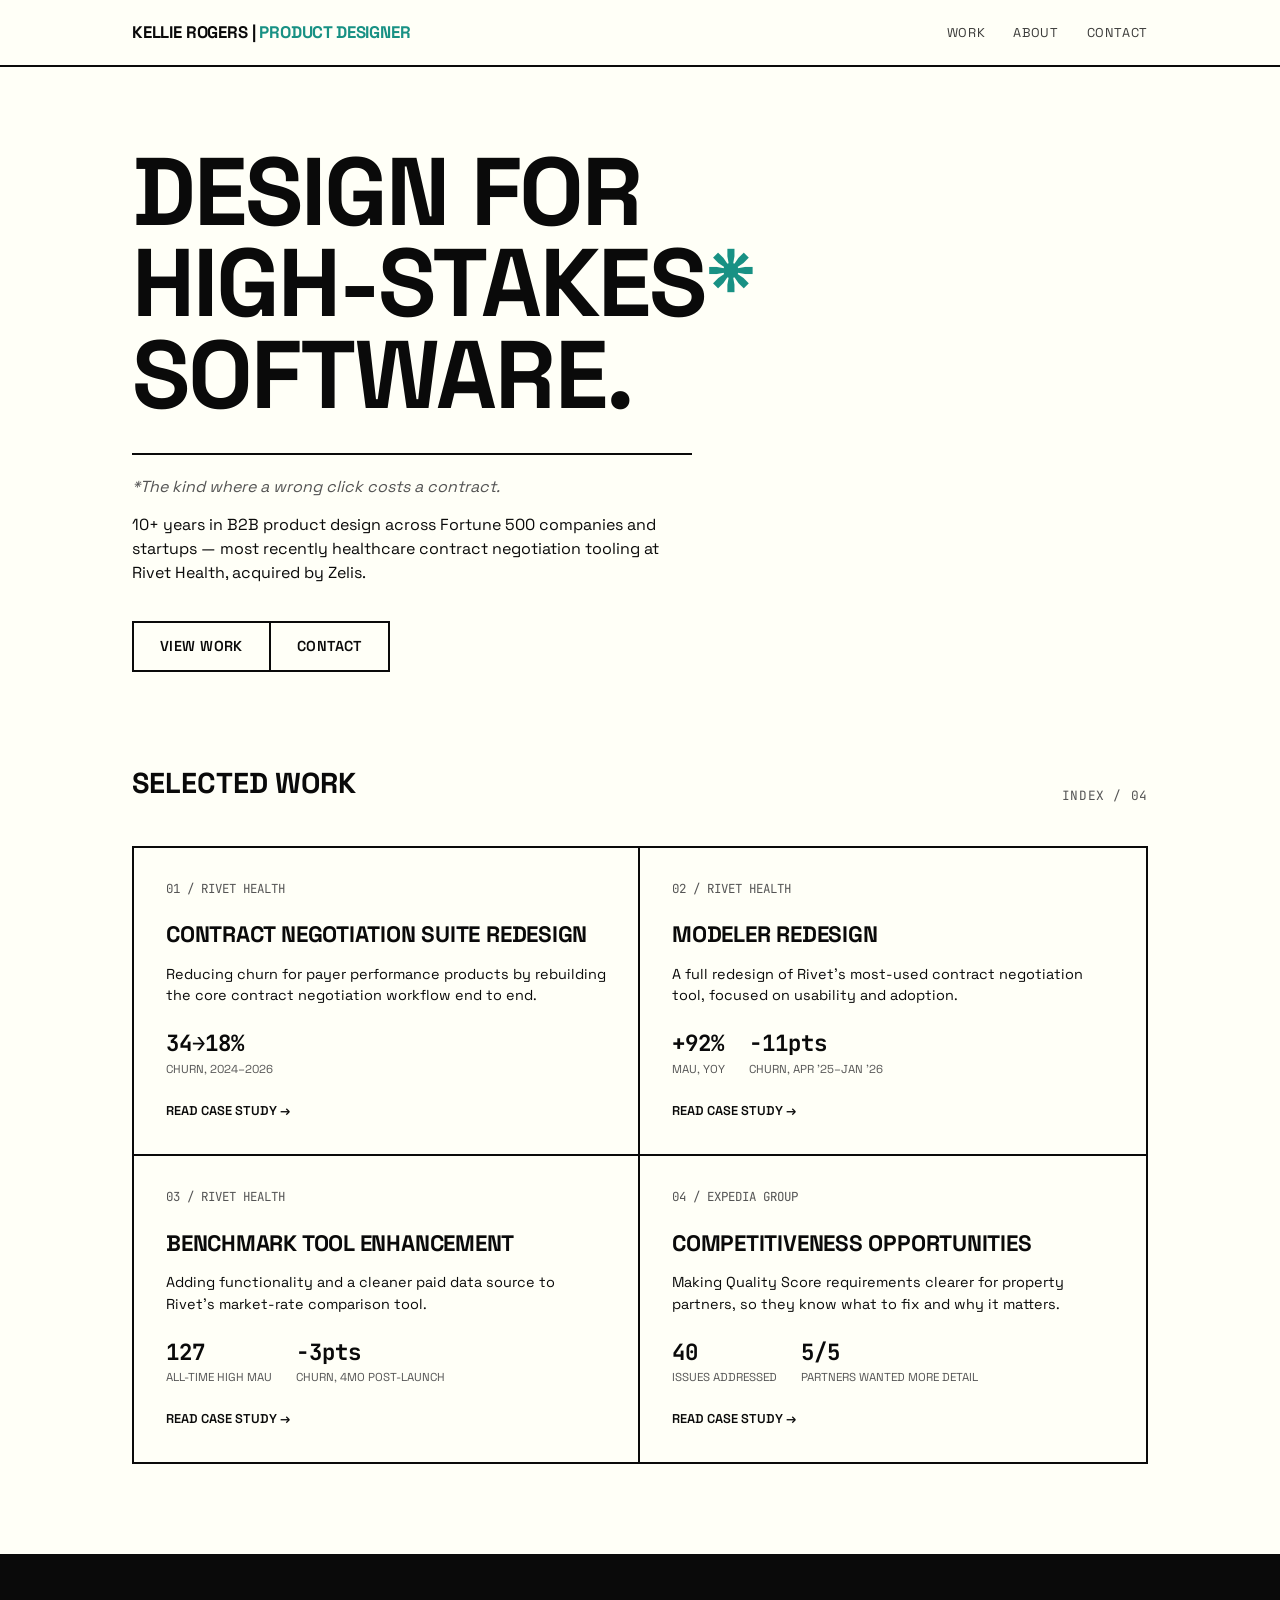
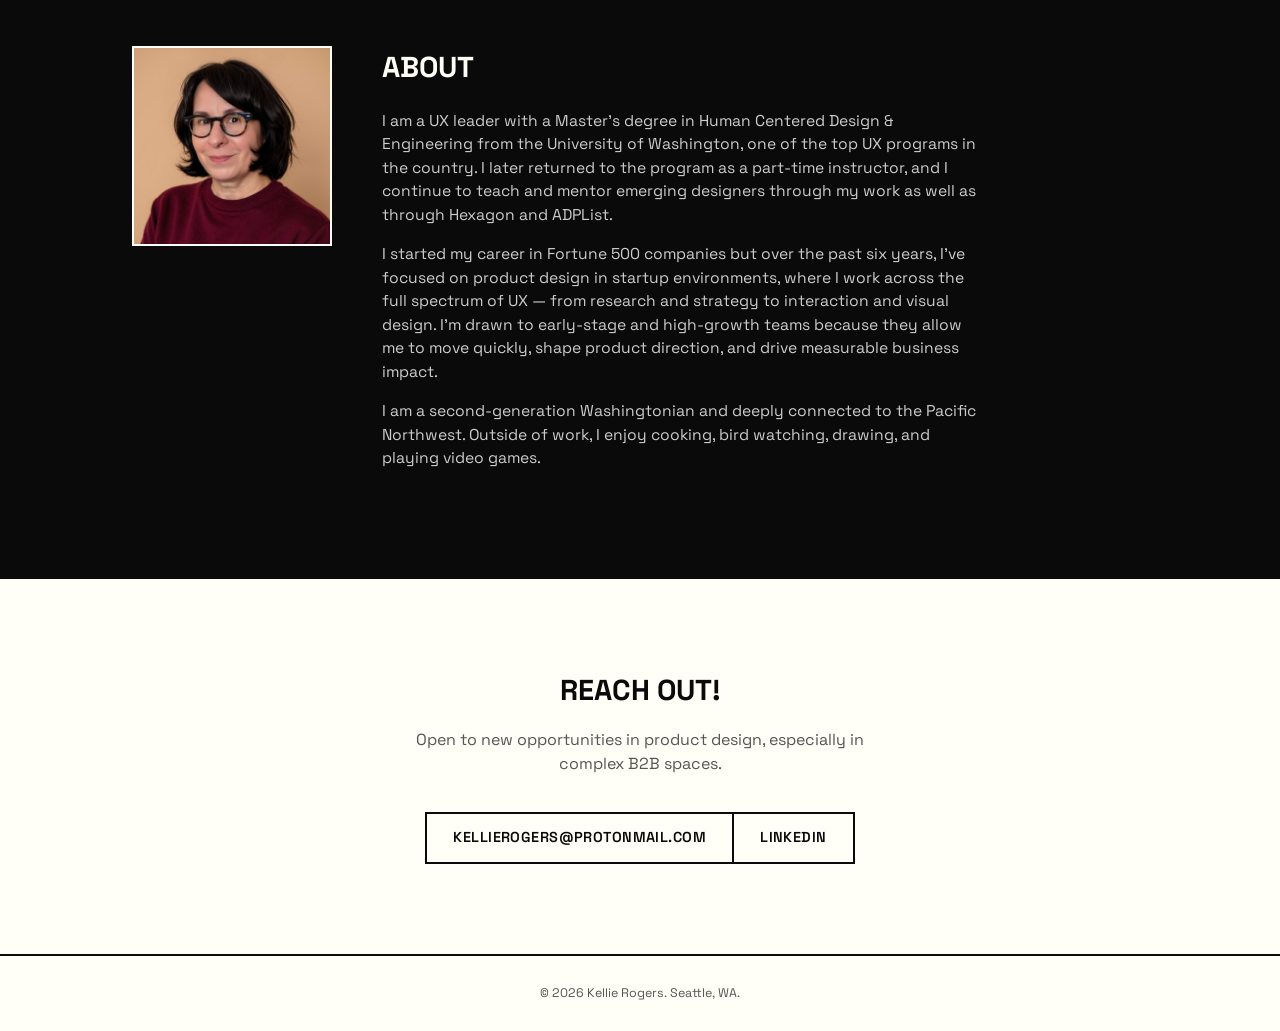
<file: index.html>
<!DOCTYPE html>
<html lang="en">
<head>
<meta charset="UTF-8">
<meta name="viewport" content="width=device-width, initial-scale=1.0">
<title>Kellie Rogers — Product Designer</title>
<link rel="icon" href="/favicon.ico" sizes="any">
<link rel="apple-touch-icon" sizes="180x180" href="/favicon/apple-touch-icon.png">
<link rel="preconnect" href="https://fonts.googleapis.com">
<link rel="preconnect" href="https://fonts.gstatic.com" crossorigin>
<link href="https://fonts.googleapis.com/css2?family=Space+Grotesk:wght@400;500;600;700&family=JetBrains+Mono:wght@400;500;600&display=swap" rel="stylesheet">
<link rel="stylesheet" href="/styles.css">
</head>
<body>
<header class="site">
  <nav class="site-nav">
        <a href="/" class="mark">Kellie Rogers | <span>Product Designer</span></a>
    <div class="links">
      <a href="#work">Work</a>
      <a href="#about-section">About</a>
      <a href="#contact-section">Contact</a>
    </div>
  </nav>
</header>

<main>
  <section class="hero">
    <div class="wrap">
      <div class="huge-type">Design for<br>high-stakes<em>*</em><br>software.</div>
      <div class="sub-line">
        <p style="font-style:italic;color:var(--muted);margin-bottom:14px;">*The kind where a wrong click costs a contract.</p>
        <p style="margin:0;">10+ years in B2B product design across Fortune 500 companies and startups — most recently healthcare contract negotiation tooling at Rivet Health, acquired by Zelis.</p>
      </div>
      <div class="cta-row">
        <a href="#work" class="btn primary">View work</a>
        <a href="#contact-section" class="btn ghost">Contact</a>
      </div>
    </div>
  </section>

  <section class="work" id="work">
    <div class="wrap">
      <div class="section-head">
        <h2>Selected work</h2>
        <div class="mono">Index / 04</div>
      </div>
      <div class="case-grid">

        <a href="/work/#study-negotiation" class="case-card">
          <span class="num mono">01 / RIVET HEALTH</span>
          <h3>Contract Negotiation Suite Redesign</h3>
          <p>Reducing churn for payer performance products by rebuilding the core contract negotiation workflow end to end.</p>
          <div class="metrics">
            <div class="metric"><div class="num2">34→18%</div><div class="label">Churn, 2024–2026</div></div>
          </div>
          <span class="read-more">Read case study →</span>
        </a>

        <a href="/work/#study-modeler" class="case-card">
          <span class="num mono">02 / RIVET HEALTH</span>
          <h3>Modeler Redesign</h3>
          <p>A full redesign of Rivet's most-used contract negotiation tool, focused on usability and adoption.</p>
          <div class="metrics">
            <div class="metric"><div class="num2">+92%</div><div class="label">MAU, YoY</div></div>
            <div class="metric"><div class="num2">−11pts</div><div class="label">Churn, Apr '25–Jan '26</div></div>
          </div>
          <span class="read-more">Read case study →</span>
        </a>

        <a href="/work/#study-benchmark" class="case-card">
          <span class="num mono">03 / RIVET HEALTH</span>
          <h3>Benchmark Tool Enhancement</h3>
          <p>Adding functionality and a cleaner paid data source to Rivet's market-rate comparison tool.</p>
          <div class="metrics">
            <div class="metric"><div class="num2">127</div><div class="label">All-time high MAU</div></div>
            <div class="metric"><div class="num2">−3pts</div><div class="label">Churn, 4mo post-launch</div></div>
          </div>
          <span class="read-more">Read case study →</span>
        </a>

        <a href="/work/#study-competitiveness" class="case-card">
          <span class="num mono">04 / EXPEDIA GROUP</span>
          <h3>Competitiveness Opportunities</h3>
          <p>Making Quality Score requirements clearer for property partners, so they know what to fix and why it matters.</p>
          <div class="metrics">
            <div class="metric"><div class="num2">40</div><div class="label">Issues addressed</div></div>
            <div class="metric"><div class="num2">5/5</div><div class="label">Partners wanted more detail</div></div>
          </div>
          <span class="read-more">Read case study →</span>
        </a>

      </div>
    </div>
  </section>

  <section class="about" id="about-section">
    <div class="wrap">
      <div class="about-grid">
        <div class="about-photo">
          <img src="/images/About/headshot.jpg" alt="Kellie Rogers headshot">
        </div>
        <div>
          <h2>About</h2>
          <p>I am a UX leader with a Master's degree in Human Centered Design &amp; Engineering from the University of Washington, one of the top UX programs in the country. I later returned to the program as a part-time instructor, and I continue to teach and mentor emerging designers through my work as well as through Hexagon and ADPList.</p>
          <p>I started my career in Fortune 500 companies but over the past six years, I've focused on product design in startup environments, where I work across the full spectrum of UX — from research and strategy to interaction and visual design. I'm drawn to early-stage and high-growth teams because they allow me to move quickly, shape product direction, and drive measurable business impact.</p>
          <p>I am a second-generation Washingtonian and deeply connected to the Pacific Northwest. Outside of work, I enjoy cooking, bird watching, drawing, and playing video games.</p>
        </div>
      </div>
    </div>
  </section>

  <section class="contact" id="contact-section">
    <div class="wrap">
      <h2>Reach out!</h2>
      <p>Open to new opportunities in product design, especially in complex B2B spaces.</p>
      <div class="cta-row" style="margin:36px auto 0;">
        <a href="mailto:kellierogers@protonmail.com" class="btn primary">kellierogers@protonmail.com</a>
        <a href="https://www.linkedin.com/in/kellie-rogers-4144567/" class="btn ghost" target="_blank" rel="noopener">LinkedIn</a>
      </div>
    </div>
  </section>
</main>

<footer>
  © 2026 Kellie Rogers. Seattle, WA.
</footer>

<script src="/site.js"></script>

</body>
</html>
</file>
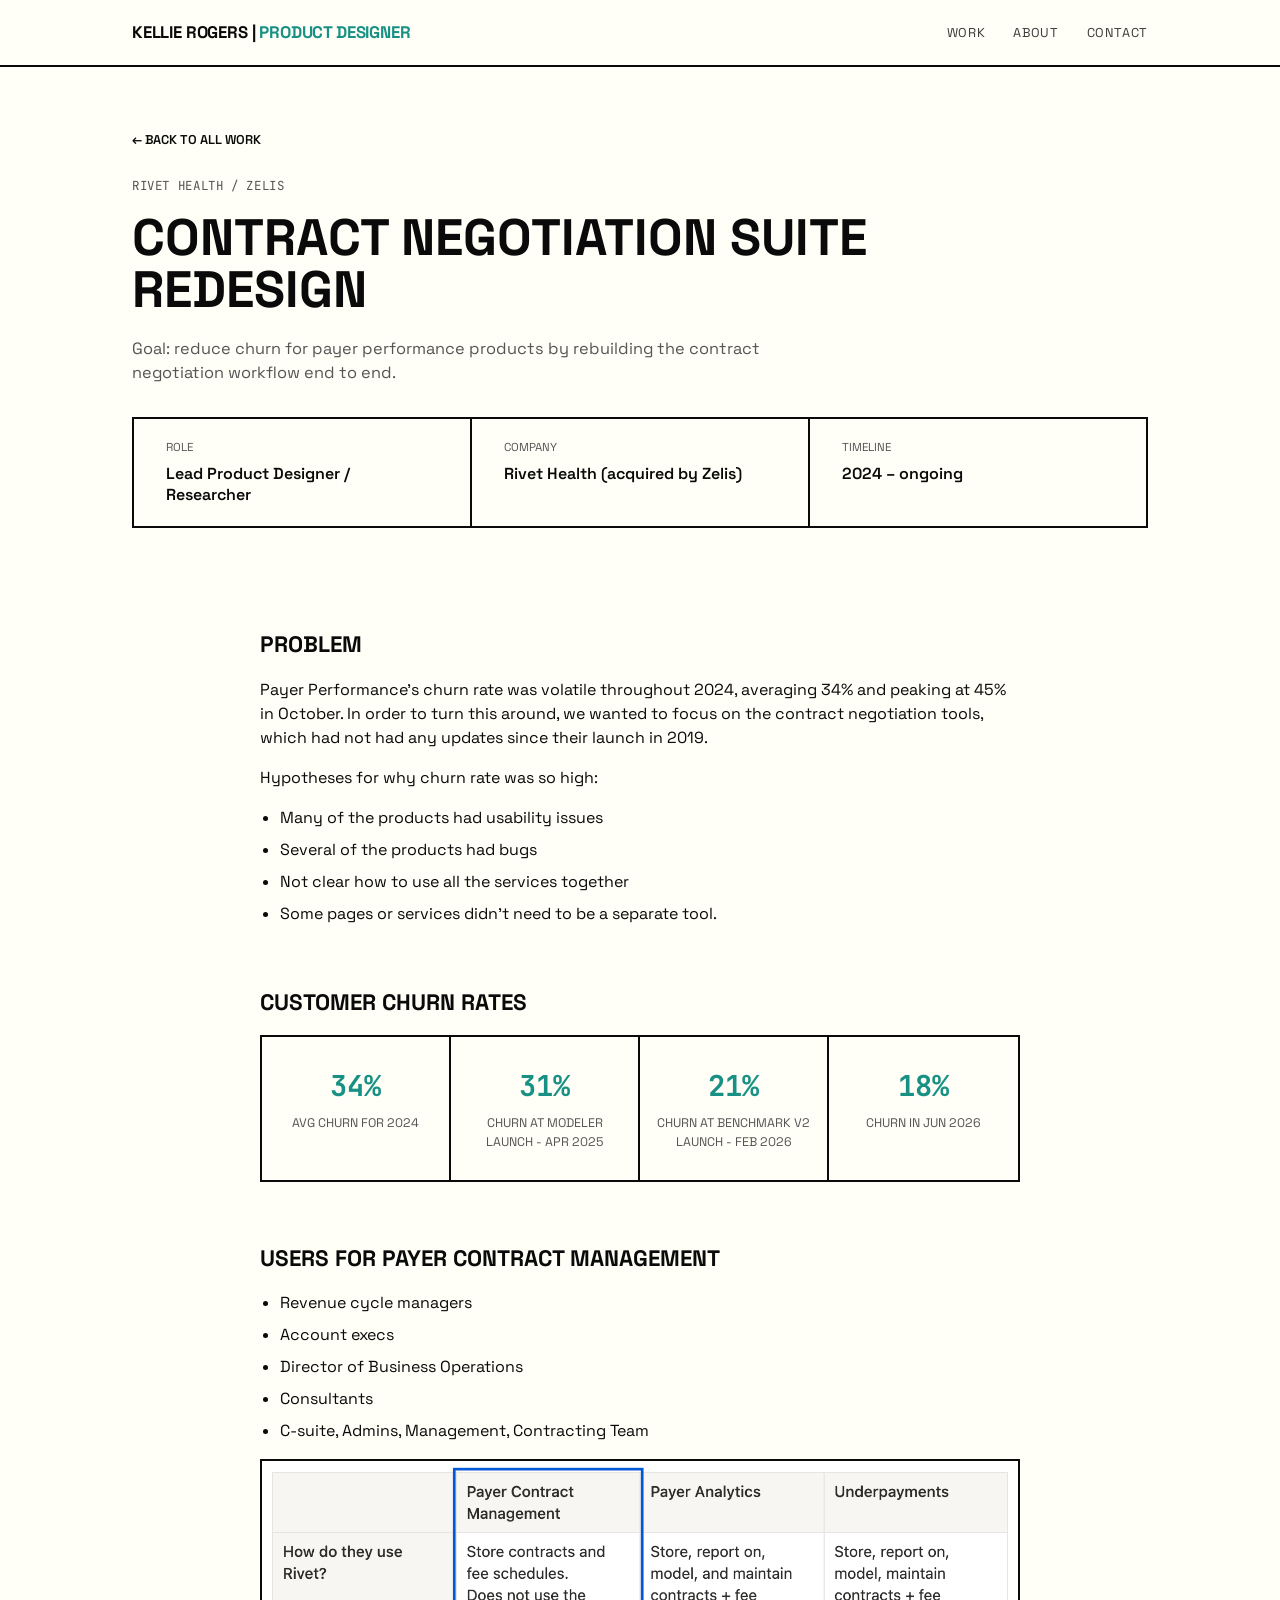
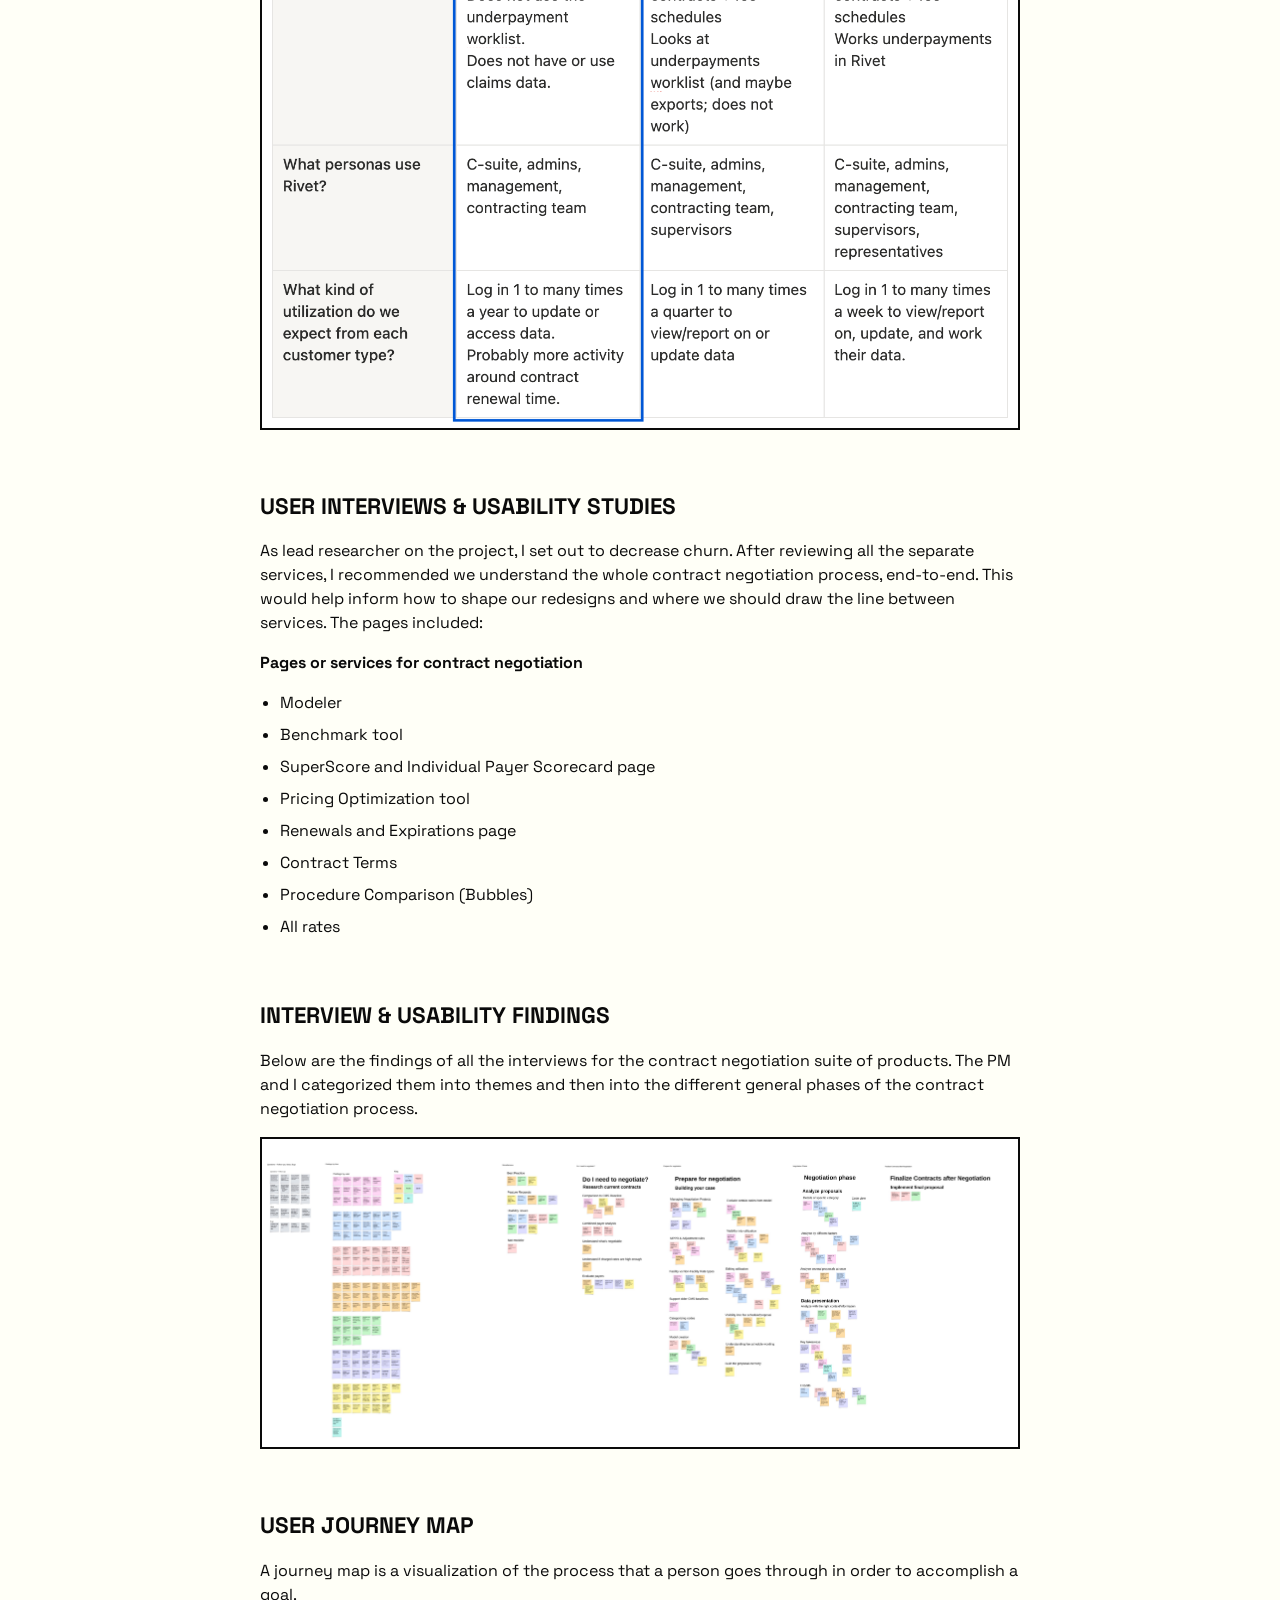
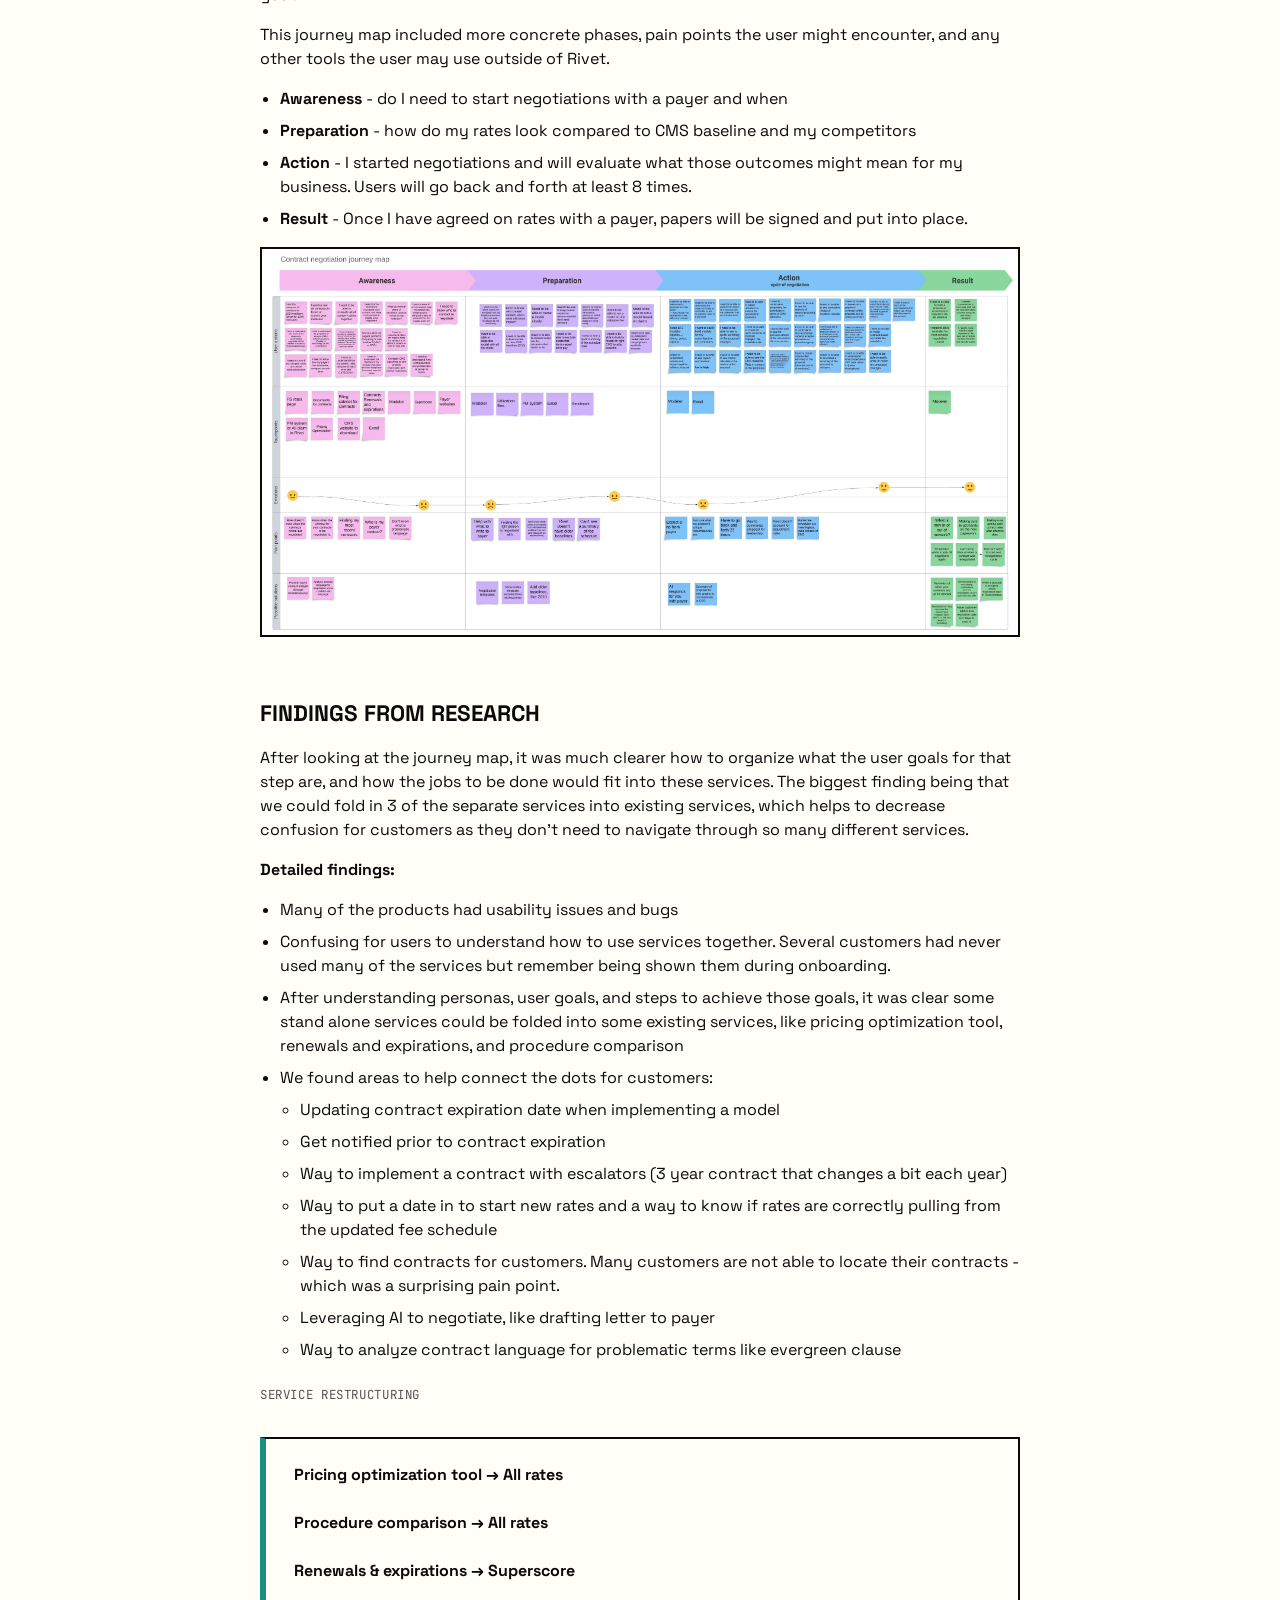
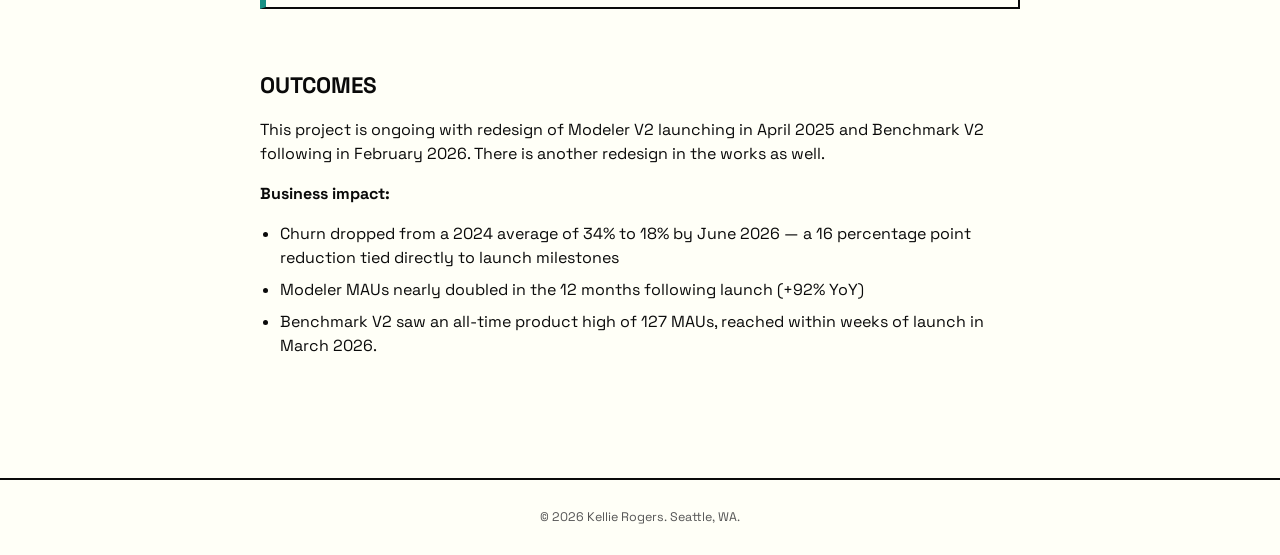
<file: work/index.html>
<!DOCTYPE html>
<html lang="en">
<head>
<meta charset="UTF-8">
<meta name="viewport" content="width=device-width, initial-scale=1.0">
<title>Case Studies — Kellie Rogers</title>
<link rel="icon" href="/favicon.ico" sizes="any">
<link rel="apple-touch-icon" sizes="180x180" href="/favicon/apple-touch-icon.png">
<link rel="preconnect" href="https://fonts.googleapis.com">
<link rel="preconnect" href="https://fonts.gstatic.com" crossorigin>
<link href="https://fonts.googleapis.com/css2?family=Space+Grotesk:wght@400;500;600;700&family=JetBrains+Mono:wght@400;500;600&display=swap" rel="stylesheet">
<link rel="stylesheet" href="/styles.css">
</head>
<body>
<header class="site">
  <nav class="site-nav">
    <a href="/" class="mark">Kellie Rogers | <span> Product Designer</span></a>
    <div class="links">
      <a href="/#work">Work</a>
      <a href="/#about-section">About</a>
      <a href="/#contact-section">Contact</a>
    </div>
  </nav>
</header>

<main class="page is-active" id="contract-negotiation">
  <div class="wrap">
    <div class="study-hero">
      <a href="/#work" class="back-link">← Back to all work</a>
      <div class="tag mono">Rivet Health / Zelis</div>
      <h1>Contract Negotiation Suite Redesign</h1>
      <p style="color:var(--muted);max-width:640px;font-size:1.02rem;">Goal: reduce churn for payer performance products by rebuilding the contract negotiation workflow end to end.</p>
      <div class="role-row">
        <div><div class="label">Role</div><div class="value">Lead Product Designer / Researcher</div></div>
        <div><div class="label">Company</div><div class="value">Rivet Health (acquired by Zelis)</div></div>
        <div><div class="label">Timeline</div><div class="value">2024 – ongoing</div></div>
      </div>
    </div>
  </div>
  <div class="study-body">
    <div class="wrap">

      <section>
        <h2>Problem</h2>
        <p>Payer Performance's churn rate was volatile throughout 2024, averaging 34% and peaking at 45% in October. In order to turn this around, we wanted to focus on the contract negotiation tools, which had not had any updates since their launch in 2019.</p>
        <p>Hypotheses for why churn rate was so high:</p>
        <ul>
          <li>Many of the products had usability issues</li>
          <li>Several of the products had bugs</li>
          <li>Not clear how to use all the services together</li>
          <li>Some pages or services didn't need to be a separate tool.</li>
        </ul>
      </section>

      <section>
        <h2>Customer churn rates</h2>
        <div class="study-metrics four-col">
          <div class="metric"><div class="num2">34%</div><div class="label">Avg churn for 2024</div></div>
          <div class="metric"><div class="num2">31%</div><div class="label">Churn at Modeler launch - Apr 2025</div></div>
          <div class="metric"><div class="num2">21%</div><div class="label">Churn at Benchmark v2 launch - Feb 2026</div></div>
          <div class="metric"><div class="num2">18%</div><div class="label">Churn in Jun 2026</div></div>
        </div>
      </section>

      <section>
        <h2>Users for payer contract management</h2>
        <ul>
          <li>Revenue cycle managers</li>
          <li>Account execs</li>
          <li>Director of Business Operations</li>
          <li>Consultants</li>
          <li>C-suite, Admins, Management, Contracting Team</li>
        </ul>
        <div class="study-image"><img src="/images/ContractNegotiation/personas.png" alt="Comparison table of how Payer Contract Management, Payer Analytics, and Underpayments personas use Rivet"></div>
      </section>

      <section>
        <h2>User interviews &amp; usability studies</h2>
        <p>As lead researcher on the project, I set out to decrease churn. After reviewing all the separate services, I recommended we understand the whole contract negotiation process, end-to-end. This would help inform how to shape our redesigns and where we should draw the line between services. The pages included:</p>
        <p><strong>Pages or services for contract negotiation</strong></p>
        <ul>
          <li>Modeler</li>
          <li>Benchmark tool</li>
          <li>SuperScore and Individual Payer Scorecard page</li>
          <li>Pricing Optimization tool</li>
          <li>Renewals and Expirations page</li>
          <li>Contract Terms</li>
          <li>Procedure Comparison (Bubbles)</li>
          <li>All rates</li>
        </ul>
      </section>

      <section>
        <h2>Interview &amp; usability findings</h2>
        <p>Below are the findings of all the interviews for the contract negotiation suite of products. The PM and I categorized them into themes and then into the different general phases of the contract negotiation process.</p>
        <div class="study-image"><img src="/images/ContractNegotiation/findings.jpg" alt="Sticky note research board categorizing interview findings by theme and negotiation phase"></div>
      </section>

      <section>
        <h2>User Journey map</h2>
        <p>A journey map is a visualization of the process that a person goes through in order to accomplish a goal.</p>
        <p>This journey map included more concrete phases, pain points the user might encounter, and any other tools the user may use outside of Rivet.</p>
        <ul>
          <li><strong>Awareness</strong> - do I need to start negotiations with a payer and when</li>
          <li><strong>Preparation</strong> - how do my rates look compared to CMS baseline and my competitors</li>
          <li><strong>Action</strong> - I started negotiations and will evaluate what those outcomes might mean for my business. Users will go back and forth at least 8 times.</li>
          <li><strong>Result</strong> - Once I have agreed on rates with a payer, papers will be signed and put into place.</li>
        </ul>
        <div class="study-image"><img src="/images/ContractNegotiation/journeymap.jpg" alt="Contract negotiation journey map across awareness, preparation, action, and result phases"></div>
      </section>

      <section>
        <h2>Findings from research</h2>
        <p>After looking at the journey map, it was much clearer how to organize what the user goals for that step are, and how the jobs to be done would fit into these services. The biggest finding being that we could fold in 3 of the separate services into existing services, which helps to decrease confusion for customers as they don't need to navigate through so many different services.</p>
        <p><strong>Detailed findings:</strong></p>
        <ul>
          <li>Many of the products had usability issues and bugs</li>
          <li>Confusing for users to understand how to use services together. Several customers had never used many of the services but remember being shown them during onboarding.</li>
          <li>After understanding personas, user goals, and steps to achieve those goals, it was clear some stand alone services could be folded into some existing services, like pricing optimization tool, renewals and expirations, and procedure comparison</li>
          <li>We found areas to help connect the dots for customers:
            <ul>
              <li>Updating contract expiration date when implementing a model</li>
              <li>Get notified prior to contract expiration</li>
              <li>Way to implement a contract with escalators (3 year contract that changes a bit each year)</li>
              <li>Way to put a date in to start new rates and a way to know if rates are correctly pulling from the updated fee schedule</li>
              <li>Way to find contracts for customers. Many customers are not able to locate their contracts - which was a surprising pain point.</li>
              <li>Leveraging AI to negotiate, like drafting letter to payer</li>
              <li>Way to analyze contract language for problematic terms like evergreen clause</li>
            </ul>
          </li>
        </ul>
        <p class="mono" style="font-size:0.78rem;color:var(--muted);text-transform:uppercase;letter-spacing:0.05em;margin-top:24px;">Service restructuring</p>
        <div class="callout">
          <strong>Pricing optimization tool → All rates</strong><br><br>
          <strong>Procedure comparison → All rates</strong><br><br>
          <strong>Renewals &amp; expirations → Superscore</strong>
        </div>
      </section>

      <section>
        <h2>Outcomes</h2>
        <p>This project is ongoing with redesign of Modeler V2 launching in April 2025 and Benchmark V2 following in February 2026. There is another redesign in the works as well.</p>
        <p><strong>Business impact:</strong></p>
        <ul>
          <li>Churn dropped from a 2024 average of 34% to 18% by June 2026 — a 16 percentage point reduction tied directly to launch milestones</li>
          <li>Modeler MAUs nearly doubled in the 12 months following launch (+92% YoY)</li>
          <li>Benchmark V2 saw an all-time product high of 127 MAUs, reached within weeks of launch in March 2026.</li>
        </ul>
      </section>

    </div>
  </div>
</main>

<main class="page" id="study-modeler">
  <div class="wrap">
    <div class="study-hero">
      <a href="/#work" class="back-link">← Back to all work</a>
      <div class="tag mono">Rivet Health / Zelis</div>
      <h1>Modeler Redesign</h1>
      <p style="color:var(--muted);max-width:640px;font-size:1.02rem;">Goal: redesign Modeler, increase usage of the tool, and decrease customer churn for Rivet users.</p>
      <div class="role-row">
        <div><div class="label">Role</div><div class="value">Product Designer</div></div>
        <div><div class="label">Company</div><div class="value">Rivet Health (acquired by Zelis)</div></div>
        <div><div class="label">Launched</div><div class="value">April 1, 2025</div></div>
      </div>
      <div class="study-mockup"><img src="/images/Modeler/modeler-macbook.png" alt="Modeler Aetna Workbook shown on a laptop screen"></div>
    </div>
  </div>
  <div class="study-body">
    <div class="wrap">

      <section>
        <h2>Overview</h2>
        <p>Modeler allows users to compare current and proposed changes to fee schedules, multiplied by volume. Revenue can be viewed by individual procedure codes, procedure code groups, rendering providers, or provider taxonomy. This tool helps practices prepare for payer negotiations by modeling the revenue impact of proposed rate changes.</p>
        <p>Modeler needed a redesign — it was buggy, slow, and in some places broken. Users had also requested additional features like applying modifiers and adjustments to calculations, and the ability to use claims data for real-time volume numbers.</p>
      </section>

      <section>
        <h2>Business impact</h2>
        <div class="study-metrics two-col">
          <div class="metric"><div class="num2">+92%</div><div class="label">MAU in the 12 months following launch</div></div>
          <div class="metric"><div class="num2">−11 pts</div><div class="label">Decrease in customer churn from Apr 2025 to Jan 2026</div></div>
        </div>
      </section>

      <section>
        <h2>Findings from previous research</h2>
        <ul>
          <li>Not clear to users when to clone, select, or upload</li>
          <li>Users found that the fee schedule builder was too cramped, scrolling in a small space when trying to edit rates</li>
          <li>User tried and failed to use dragging and dropping a rule</li>
          <li>Users have to hover over each category or code to see the details + impact</li>
          <li>Users wanted to see all this info together</li>
          <li>In order to see all codes or categories today, a user has to side scroll for a long time. And when they get to the end, it doesn't even show all the codes</li>
          <li>Users were confused about how to select utilization</li>
          <li>Confusion around why the tool requires utilization files when Audit customers have claims in Rivet, they want to be able to just use claims data</li>
          <li>Unclear if adjustments are being applied to the calculations</li>
          <li>Want to compare more than one FS at time</li>
          <li>Want to apply MPPR (adjustment rules)</li>
          <li>Want to be able to edit utilization</li>
          <li>Have additional filtering options like place of service, etc</li>
          <li>Want to compare baselines, including older baselines</li>
          <li>Want to see blended baseline comparison</li>
          <li>Fix general bugs like clone timing out and upload large files timing out</li>
          <li>Bugs</li>
          <li>Page loads very slow</li>
          <li>Often surfaces an error around utilization but reloading the page fixes it</li>
          <li>Sometimes the clone feature looks like it does not work, but then you close the modal and it worked</li>
          <li>Large utilization file upload times out</li>
          <li>Wanted to see by specialty or procedure code</li>
          <li>Wanted to see older CMS baselines</li>
        </ul>
      </section>

      <section>
        <h2>Process</h2>
        <p>The redesign followed six phases: interviews and findings, wireframes, stakeholder review, usability sessions, incorporating feedback, and final fidelity designs.</p>
        <div class="study-image"><img src="/images/Modeler/userflows.jpeg" alt="Modeler user flow diagrams for Audit and Maximize tiers"></div>
        <h2 style="margin-top:0;">User flows for tiers</h2>
        <p>Two user flows for the different user tiers: Maximize and Audit. The main difference is that Maximize users do not have claims data available to use for volume.</p>
      </section>

      <section>
        <h2>Usability findings on wireframes</h2>
        <p><strong>Biggest question:</strong> how do we define this product, we know a user wants to see rates &amp; utilization but is there a use case where they want to see rates without it?</p>

        <p><strong>Templates</strong></p>
        <ul>
          <li>People were confused by templates, not enough distinct use cases, several of the categories were not useful with no utilization. Helped us to get clarity around what this tool is used to measure without utilization, you will be able to do this in the all rates page.</li>
        </ul>

        <p><strong>CMS Baselines</strong></p>
        <ul>
          <li>Loved that we included CMS baselines to compare</li>
          <li>Users want percentage of Medicare calculations as a standard feature</li>
          <li>Clear need to compare proposals against Medicare benchmarks to understand relative value</li>
        </ul>

        <p><strong>Utilization</strong></p>
        <ul>
          <li>All participants emphasized that utilization data is crucial for meaningful analysis
            <ul>
              <li>One user stated that fee schedule comparisons without utilization data are not valuable - "I don't know why I would use fee schedule comparisons without utilization"</li>
              <li>One user wanted to manipulate the utilization data</li>
            </ul>
          </li>
        </ul>

        <p><strong>Adjustments</strong></p>
        <ul>
          <li>Users want all adjustments applied but prefer flexibility to toggle them on/off</li>
          <li>Valerie valued the speed of utilization file processing compared to previous experiences</li>
          <li>Most users prefer faster approximations over waiting for perfect accuracy in MPPR calculations</li>
          <li>Want visibility into how adjustments affect calculations</li>
        </ul>

        <p><strong>UI</strong></p>
        <ul>
          <li>Positive response to the comparison view "much cleaner than the first model"</li>
          <li>Users requested improved filtering by provider name, facility, and code categories</li>
          <li>Several participants wanted code ranges alongside category names for better context</li>
          <li>Interest in exportable summary data and visualizations for presentation to leadership (way to download data)</li>
          <li>Include code ranges alongside category names for better context</li>
        </ul>

        <p><strong>General</strong></p>
        <ul>
          <li>Users typically create multiple drafts (some mentioned needing 10-30 drafts for complex negotiations)</li>
          <li>Request for ability to clone drafts across different models</li>
          <li>Current pain point: "Biggest gripe I have with modeler is comparing these two schedules is hard"</li>
          <li>Users want clear baseline identification throughout the interface</li>
        </ul>

        <div class="callout">"Enhancements made to the modeler tool have significantly improved its usability and efficiency."<br><span style="font-size:0.85rem;color:var(--muted);">- Customer feedback</span></div>
      </section>

      <section>
        <div class="study-image"><img src="/images/Modeler/workbook.png" alt="Modeler Aetna Workbook interface showing fee schedule comparisons"></div>
        <div class="callout">"One of the most delightful experiences we have in Rivet is the new modeler. It seems that every time I use it with a customer I get asked some seemingly edge case and somehow, magically, not only does that feature exist but it just works."<br><span style="font-size:0.85rem;color:var(--muted);">- Andrew Harding, Rivet Co-founder</span></div>
      </section>

      <section>
        <h2>Outcomes</h2>
        <p>Modeler V2 launched April 1, 2025 — a full redesign of one of Rivet's most used contract negotiation tools.</p>
        <p>The results so far:</p>
        <ul>
          <li>MAUs nearly doubled in the 12 months following launch, with a +92% year-over-year increase</li>
          <li>Customer churn dropped 11 points - from 31% at launch to 20% by January 2026</li>
          <li>March 2026 saw an all-time product high of 127 MAUs across the Payer Performance suite</li>
        </ul>
        <p>Beyond the numbers, the redesign resolved foundational usability issues that had existed since the original launch — clarifying how utilization works, surfacing visibility, and making fee schedule comparison dramatically easier.</p>
      </section>

    </div>
  </div>
</main>

<main class="page" id="study-benchmark">
  <div class="wrap">
    <div class="study-hero">
      <a href="/#work" class="back-link">← Back to all work</a>
      <div class="tag mono">Rivet Health / Zelis</div>
      <h1>Benchmark Tool Enhancement</h1>
      <p style="color:var(--muted);max-width:640px;font-size:1.02rem;">Goal: add more functionality to Benchmark, including an improved paid data source for Rivet users.</p>
      <div class="role-row">
        <div><div class="label">Role</div><div class="value">Product Designer</div></div>
        <div><div class="label">Company</div><div class="value">Rivet Health (acquired by Zelis)</div></div>
        <div><div class="label">Launched</div><div class="value">Feb 2026 (V2), Jun 2026 (follow-ups)</div></div>
      </div>
    </div>
  </div>
  <div class="study-body">
    <div class="wrap">

      <section>
        <h2>Overview</h2>
        <p>After the 'Lower Costs, More Transparency Act' was put into law, healthcare practices were required to publish their rates publicly. Rivet ingested this data and built Benchmark — an exploratory tool that gives practices powerful insights into market pricing. It helps answer questions like:</p>
        <ul>
          <li>How do my rates compare to others in my area?</li>
          <li>How do my rates compare to specific practices I compete with?</li>
        </ul>
        <p>Benchmark is a key part of contract negotiation. When a practice finds that competitors are being paid more for specific codes, they can use that as leverage to negotiate better contracts.</p>
        <p>For V2, we had two goals: add functionality users had been requesting since launch, and upgrade to a cleaner data source from a company called Serif. The improved data quality was foundational — better data meant more reliable comparisons and more confident negotiations for our users.</p>
      </section>

      <section>
        <h2>Business impact</h2>
        <div class="study-metrics two-col">
          <div class="metric"><div class="num2">−3 pts</div><div class="label">Decrease in customer churn 4 months after launch (June 2026)</div></div>
          <div class="metric"><div class="num2">127</div><div class="label">March 2026 saw highest MAU</div></div>
        </div>
      </section>

      <section>
        <h2>Improvements based on original findings</h2>
        <ul>
          <li>Way to search for 5 codes, practices, providers at a time</li>
          <li>Way to pivot that data</li>
          <li>See CMS locality relative to published rates</li>
          <li>Browse codes by category — i.e., quickly find an anesthesia code</li>
          <li>Filter by provider credential</li>
          <li>Save views - filter sets</li>
          <li>See rates associated with specific service codes</li>
          <li>See if modifiers are applied or not</li>
          <li>Be able to select multiple Tax IDs, multiple NPIs</li>
          <li>Automatically select NPIs and Tax IDs when user selects provider or practice</li>
          <li>We had an opportunity to purchase cleaner data from a company called Serif, which would help with data cleanliness</li>
          <li>Want to see where there are a concentration of rates</li>
          <li>Easier way to get data to show up</li>
          <li>Way to favorite a provider or practice</li>
          <li>Clear indicator of when you are selecting your data and comparison data</li>
          <li>Way to save a view (filter set)</li>
        </ul>
      </section>

      <section>
        <h2>Finding the right problems</h2>
        <p>Heard from customers (and from co-founder) that customers wanted a way to favorite data. A way to be able to pin/star/favorite certain practices.</p>
        <p>I wanted to understand the why behind this. At this time, it was very complex to find the right data files to show up in benchmark, or any data sometimes. This is because a practice can have multiple Tax IDs or type 2 NPIs associated with it. It can be hard to capture all the needed files to get a complete view. One solution was to use a rule builder pattern to add all the needed data sources for a practice and save it. I pushed back on this solution because there is no way for a user to know when all the correct files are selected.</p>
        <p>The PM and I spoke with our eng team and turns out, there was a way for us to find all related type 1 and type 2 NPIs associated with a payer or practice and automatically select them for the payer. This was a game changer! No need for crazy complexity, and it turned out, we didn't need the favoriting feature any longer.</p>
        <div class="study-image"><img src="/images/Benchmark/comparison.png" alt="Benchmark comparison view showing rates across payers"></div>
      </section>

      <section>
        <h2>Usability findings</h2>

        <p><strong>Main takeaways</strong></p>
        <ul>
          <li>Users did not understand whisker plot</li>
          <li>Want to understand if their rates are included in the "market average" and other metrics</li>
          <li>Way to see all rates at one time, not mouse over each one at once</li>
          <li>Understand why I am seeing multiple rates at once</li>
          <li>For histogram, show range in popover</li>
          <li>Be able to select multiple Tax IDs, multiple NPIs</li>
          <li>See CMS locality relative to published rates at once</li>
          <li>Include CMS baseline rates by locality</li>
        </ul>

        <p><strong>Onboarding</strong></p>
        <ul>
          <li>Make the distinction clearer between your data vs competitor data</li>
          <li>If user picks their own tax ID, way to narrow down by location, address, state</li>
          <li>Search by name of business (DBA) name, found this data was available from eng</li>
          <li>Want to see where there are a concentration of rates</li>
          <li>Want a way to compare CMS baseline to a FS</li>
          <li>Want to be able to find businesses that are similar in size to them</li>
        </ul>

        <p><strong>Filters</strong></p>
        <ul>
          <li>Add in extra filters types
            <ul>
              <li>Plan type: HMO, PPO</li>
              <li>Facility vs non-facility (service code type)</li>
            </ul>
          </li>
          <li>Add credentials to provider dropdown menu</li>
          <li>Show facet counts in dropdown menu when selecting Tax ID, NPI, to know there is child data associated</li>
          <li>Show NPIs associated with the Tax ID that is YOUR data</li>
          <li>Allow users to review type 2 NPI, keep relevant NPIs and deselect ones that aren't relevant</li>
          <li>Show all filters at top, instead of adding filters</li>
          <li>Make clearer when using type 1 or type 2 NPI</li>
          <li>Add way to search by locality for CBSA or GPCI (geographic region)</li>
          <li>Want to be able to find businesses that are similar in size to them</li>
          <li>Want to save a view (filter set)</li>
        </ul>

        <p><strong>Other</strong></p>
        <ul>
          <li>We had an opportunity to purchase cleaner data from a company called Serif, which would help with data cleanliness</li>
          <li>Way to favorite a practice - feedback from founder</li>
        </ul>

        <div class="study-image"><img src="/images/Benchmark/histogram.png" alt="Benchmark histogram showing rate distribution by payer"></div>
      </section>

      <section>
        <h2>V2 follow-ups launched - June 2026</h2>
        <p>The following changes were made based on customer feedback from the first 4 months that Benchmark was launched.</p>
        <ul>
          <li>Additional filters</li>
          <li>Added column data</li>
          <li>Easy way to see which codes are priced higher than your rates</li>
          <li>Easier way to find your rates within all the rates</li>
          <li>On histogram, way to shuffle between selected filters from parent page without having to go back</li>
          <li>Way for marker to not read as marker on graph but indicator that a rate is included within a bar</li>
          <li>Users didn't like expanding tables with empty column headers, looked like data was missing, used accordion pattern with labels</li>
          <li>Truncate payer names to 10 characters</li>
          <li>Easier way to see associated data in table, click opens up menu with ability to View data in table or drill into histogram</li>
          <li>Freeze column headers when scrolling horizontally</li>
        </ul>
      </section>

      <section>
        <h2>Outcome</h2>
        <p>Benchmark V2 launched February 2026, followed by fast-follow improvements in June 2026 based on the first four months of customer feedback.</p>
        <p>The results so far:</p>
        <ul>
          <li>127 MAUs in March 2026 — the highest in product history, reached within weeks of launch</li>
          <li>Churn decreased 3 points in the four months following launch, with follow-up improvements shipped in June 2026 expected to continue that trend</li>
        </ul>
        <div class="callout">The most impactful decision in this project wasn't a design pattern — it was pushing back on the favoriting feature and working with engineering to automatically surface all related NPIs for a practice. What started as a complex rule-builder became a single automated action, removing the problem entirely rather than designing around it.</div>
      </section>

    </div>
  </div>
</main>

<main class="page" id="study-competitiveness">
  <div class="wrap">
    <div class="study-hero">
      <a href="/#work" class="back-link">← Back to all work</a>
      <div class="tag mono">Expedia Group</div>
      <h1>Competitiveness Opportunities</h1>
      <p style="color:var(--muted);max-width:640px;font-size:1.02rem;">Goal: To make the requirements clearer to users on what needs to be done to improve their quality score, and in turn, increase their property's visibility on the site.</p>
      <div class="role-row">
        <div><div class="label">Role</div><div class="value">Product Designer</div></div>
        <div><div class="label">Company</div><div class="value">Expedia Group</div></div>
        <div><div class="label">Timeline</div><div class="value">Add timeline</div></div>
      </div>
    </div>
  </div>
  <div class="study-body">
    <div class="wrap">

      <section>
        <h2>Background</h2>
        <p>Expedia's Partner Central uses a Quality Score to determine the visibility of a partner's property across Expedia Group's websites. This score is made up of several categories, and a property must be in good standing across all of them to achieve strong visibility on Partner Central. The categories are:</p>
        <ul>
          <li>Competitive rates and availability (fka channel comparison)</li>
          <li>Guest experience</li>
          <li>Content score</li>
        </ul>
        <p>The Channel Comparison service falls under the competitive rates and availability category. Expedia requires partners to keep their rates and inventory consistent with other online travel booking sites, such as Booking, Airbnb, and Priceline. This applies only when pricing is higher or inventory is missing on those other sites.</p>
        <p>Channel Comparison checks other online travel agency sites to see whether their rates and inventory match ours. When inconsistencies are found, we alert the partner in Partner Central and provide proof in the form of an HTML snapshot. We also lower the partner's Quality Score, which impacts their visibility.</p>
        <p>Booking offers a similar feature.</p>
      </section>

      <section>
        <h2>Problem</h2>
        <p>Channel Comparison doesn't give partners enough information or instruction on how to resolve the issues we want them to act on, including rate and availability discrepancies. Getting more detail requires a manual, frustrating deep-dive, and partners often feel we're comparing apples to pears and penalizing them unfairly as a result. This leaves partners frustrated, confused, and unlikely to take action on the issues we've flagged.</p>
      </section>

      <section>
        <h2>Process</h2>
        <p>Customer feedback &amp; stakeholder interviews → Design exploration → Wireframes → Usability study → Final Fidelity</p>
      </section>

      <section>
        <h2>Customer quotes</h2>
        <div class="callout">"In Channel Comparison, Expedia is comparing the before taxes rates with after taxes rates."</div>
        <div class="callout">"There is no any rate discrepancies for about a week already and the score is not updated yet."</div>
        <div class="callout">"Not one of your rate comparison rates are for the same room as you compare it to another website."</div>
      </section>

      <section>
        <h2>Stakeholder interviews</h2>
        <ul>
          <li>Product: 5</li>
          <li>Market Managers: 2</li>
          <li>CI Business: 1</li>
          <li>Engineering: 7</li>
        </ul>
      </section>

      <section>
        <h2>Findings from user feedback &amp; interviews</h2>
        <ul>
          <li>Partners perceive the information as incorrect because they don't understand why we're comparing two different room types</li>
          <li>Partners don't understand why their Quality Score is poor when no issues are listed</li>
          <li>Comparisons don't account for tax-excluded vs. tax-inclusive pricing</li>
          <li>Other OTAs offer deeper discounts, which is frustrating for connected properties</li>
          <li>Caching issues cause the site to not reflect fixes partners have already made</li>
          <li>Partners don't know when to expect changes to be reflected in their Quality Score (lack of a closing loop)</li>
          <li>Partners are unaware that issues need attention</li>
          <li>Connected properties won't update rates directly in Rate &amp; Availability, instead making changes through their connectivity provider, which makes it harder for them to take action</li>
          <li>Hotel comparisons are sometimes incorrect, e.g., comparing to a different hotel with the same name</li>
          <li>Site takes a very long time to load</li>
        </ul>
      </section>

      <section>
        <h2>Flows and level of detail</h2>
        <p>We started with the most common issues that arise for customers: missing inventory and missing rate plan. There are 40 issues in total that will be addressed.</p>
        <p>I mocked up a few layout options with varying detail, not knowing how much a customer would want to be able to fix the issue. We decided to go with a version with more detail.</p>
        <div class="study-image"><img src="/images/Competitiveness/flow-missing-inventory.png" alt="User flow for adding missing inventory"></div>
        <div class="study-image"><img src="/images/Competitiveness/flow-new-rate-plan.png" alt="User flow for adding a new rate plan"></div>
        <div class="study-image"><img src="/images/Competitiveness/layout-options.png" alt="Layout options for issue details, showing versions A through G"></div>
      </section>

      <section>
        <h2>Design solution included</h2>
        <div class="study-image"><img src="/images/Competitiveness/design-solution.png" alt="Final design solution for the Competitiveness Opportunities page"></div>
        <ul>
          <li>Email and notification when issues arise.</li>
          <li>Make it very clear what the root cause of the issue is and how to fix it.</li>
          <li>Include timestamps on any HTML snapshot data.</li>
          <li>Clearly indicate when an issue has been fixed, and let partners check back to confirm it's been resolved.</li>
          <li>Show details of the issues</li>
          <li>Show as much detail as possible, including an easy way for partners to double-check our work, with links to supporting data where applicable.</li>
        </ul>
      </section>x

      <section>
        <h2>Usability findings</h2>
        <ul>
          <li>Grouping issues by root causes was understood well (5/5)</li>
          <li>Partners want detail (5/5)</li>
          <li>Links to the live sites are seen as useful for troubleshooting issues (5/5)</li>
          <li>Partners are unlikely to take action unless they are certain the issue is real (and not "apples to pears") (5/5)</li>
          <li>Partners want to see the actual price difference not just percent when price differences are displayed (3/5)</li>
          <li>Partners will research the issue on the live sites themselves before deciding action to take (5/5)</li>
          <li>Usability of in-place side panel to make the changes was not able to be confirmed; partners were too focused on wanting to see the issue details before taking action (5/5) (and not 'apples to pears')</li>
        </ul>
        <div class="study-image"><img src="/images/Competitiveness/homepage-collapsed.png" alt="Homepage - rates tab collapsed"></div>
        <div class="study-image"><img src="/images/Competitiveness/homepage-expanded.png" alt="Homepage - rates tab expanded"></div>
        <div class="study-image"><img src="/images/Competitiveness/add-rate-plan.png" alt="Add rate plan side panel"></div>
        <div class="study-image"><img src="/images/Competitiveness/update-pending.png" alt="Update is pending state"></div>
      </section>

    </div>
  </div>
</main>

<footer>
  © 2026 Kellie Rogers. Seattle, WA.
</footer>

<script>
  // Hash routing between the four case studies. No hash lands on the first one.
  function showPageFromHash(){
    var hash   = window.location.hash.replace('#','');
    var pages  = document.querySelectorAll('main.page');
    var exists = Array.prototype.some.call(pages, function(p){ return p.id === hash; });
    var target = exists ? hash : pages[0].id;
    pages.forEach(function(p){
      p.classList.toggle('is-active', p.id === target);
    });
    window.scrollTo(0,0);
  }
  window.addEventListener('hashchange', showPageFromHash);
  window.addEventListener('DOMContentLoaded', showPageFromHash);
</script>
<script src="/site.js"></script>

</body>
</html>
</file>
<file: styles.css>
:root{
    --ink:#0a0a0a;
    --paper:#FFFFF7;
    --accent:#189184;
    --line:#0a0a0a;
    --muted:#555;
  }
  body{transition:background .4s;}
  *{box-sizing:border-box;margin:0;padding:0;}
  html{scroll-behavior:smooth;}
  body{
    background:var(--paper);
    color:var(--ink);
    font-family:"Space Grotesk",sans-serif;
    font-size:16px;
    line-height:1.5;
  }
  a{color:inherit;text-decoration:none;}
  img{max-width:100%;display:block;}
  .mono{font-family:"JetBrains Mono",monospace;}

  .wrap{max-width:1080px;margin:0 auto;padding:0 32px;}

  main.page{display:none;}
  main.page.is-active{display:block;}

  /* NAV */
  header.site{
    border-bottom:2px solid var(--line);
    position:sticky;top:0;z-index:50;
    background:var(--paper);
  }
  .site-nav{
    display:flex;align-items:center;justify-content:space-between;
    padding:20px 32px;max-width:1080px;margin:0 auto;
  }
  .site-nav .mark{font-weight:700;font-size:1.05rem;text-transform:uppercase;letter-spacing:-0.01em;}
  .site-nav .mark span{color:var(--accent);}
  .site-nav .links{display:flex;gap:28px;font-size:0.8rem;text-transform:uppercase;letter-spacing:0.05em;}
  .site-nav .links a{opacity:0.8;}
  .site-nav .links a:hover{opacity:1;color:var(--accent);}

  /* HERO */
  .hero{padding:80px 0 0;}
  .huge-type{
    font-size:clamp(2.6rem,7.5vw,6rem);
    font-weight:700;
    line-height:0.95;
    letter-spacing:-0.02em;
    text-transform:uppercase;
    margin-bottom:8px;
  }
  .huge-type em{font-style:normal;color:var(--accent);}
  .sub-line{
    font-size:1rem;
    border-top:2px solid var(--line);
    padding-top:20px;
    margin-top:32px;
    max-width:560px;
  }
  .cta-row{display:flex;gap:0;margin-top:36px;border:2px solid var(--line);width:fit-content;}
  .btn{
    padding:13px 26px;font-weight:600;font-size:0.9rem;text-transform:uppercase;letter-spacing:0.03em;
    border-right:2px solid var(--line);
  }
  .btn:last-child{border-right:none;}
  .btn.primary{background:var(--paper);color:var(--ink);}
  .btn.primary:hover{background:var(--accent);}
  .btn.ghost:hover{background:var(--accent);color:var(--paper);}

  /* WORK GRID */
  section.work{padding:90px 0;}
  .section-head{margin-bottom:40px;display:flex;justify-content:space-between;align-items:flex-end;flex-wrap:wrap;gap:12px;}
  .section-head .mono{font-size:0.8rem;text-transform:uppercase;letter-spacing:0.05em;color:var(--muted);}
  .section-head h2{font-size:1.8rem;font-weight:700;text-transform:uppercase;}

  .case-grid{
    display:grid;grid-template-columns:1fr 1fr;
    border:2px solid var(--line);
  }
  .case-card{
    border-right:2px solid var(--line);
    border-bottom:2px solid var(--line);
    padding:32px;
    transition:background .1s, color .1s;
  }
  .case-card:nth-child(2n){border-right:none;}
  .case-card:nth-last-child(-n+2){border-bottom:none;}
  .case-card:hover{background:var(--accent);color:var(--paper);cursor:pointer;}
  .case-card:hover .mono{color:var(--paper);}
  .case-card .num{font-size:0.78rem;margin-bottom:20px;display:block;color:var(--muted);}
  .case-card:hover .num{color:rgba(255,255,255,0.8);}
  .case-card h3{font-size:1.4rem;font-weight:700;text-transform:uppercase;margin-bottom:12px;letter-spacing:-0.01em;}
  .case-card p{font-size:0.9rem;margin-bottom:20px;}
  .metrics{display:flex;gap:24px;margin-bottom:20px;flex-wrap:wrap;}
  .metrics .metric .num2{font-size:1.4rem;font-weight:700;font-family:"JetBrains Mono",monospace;}
  .metrics .metric .label{font-size:0.72rem;text-transform:uppercase;color:var(--muted);}
  .case-card:hover .metrics .label{color:rgba(255,255,255,0.75);}
  .read-more{font-size:0.8rem;font-weight:600;text-transform:uppercase;}

  /* ABOUT */
  section.about{padding:90px 0;background:var(--ink);color:var(--paper);border-top:2px solid var(--line);border-bottom:2px solid var(--line);}
  .about-grid{display:grid;grid-template-columns:200px 1fr;gap:50px;align-items:start;}
  .about-photo{width:200px;height:200px;overflow:hidden;border:2px solid var(--paper);}
  .about-photo img{width:100%;height:100%;object-fit:cover;}
  section.about h2{font-size:1.8rem;font-weight:700;text-transform:uppercase;margin-bottom:20px;}
  section.about p{color:#ccc;max-width:600px;margin-bottom:16px;font-size:0.98rem;}
  .about-facts{display:flex;border-top:2px solid #333;margin-top:28px;padding-top:0;}
  .about-facts div{padding:20px 32px 0 0;}
  .about-facts .num2{font-family:"JetBrains Mono",monospace;font-size:1.8rem;font-weight:700;}
  .about-facts .label{font-size:0.72rem;text-transform:uppercase;color:#999;}

  /* CONTACT */
  section.contact{padding:90px 0;text-align:center;}
  section.contact h2{font-size:1.8rem;font-weight:700;text-transform:uppercase;margin-bottom:16px;}
  section.contact p{color:var(--muted);max-width:460px;margin:0 auto 32px;}

  footer{padding:28px 32px;text-align:center;font-size:0.78rem;color:var(--muted);border-top:2px solid var(--line);}

  /* CASE STUDY PAGE */
  .study-hero{padding:60px 0 40px;}
  .back-link{font-size:0.8rem;font-weight:600;text-transform:uppercase;display:inline-flex;align-items:center;gap:6px;margin-bottom:28px;}
  .back-link:hover{color:var(--accent);}
  .study-hero .tag{font-size:0.78rem;text-transform:uppercase;letter-spacing:0.05em;color:var(--muted);margin-bottom:16px;}
  .study-hero h1{font-size:clamp(2rem,4.4vw,3.2rem);font-weight:700;text-transform:uppercase;max-width:760px;margin-bottom:20px;line-height:1.02;}
  .role-row{display:flex;margin-top:32px;}
  .role-row > div{border:2px solid var(--line);flex:1;padding:20px 32px;margin-left:-2px;vertical-align:top;}
  .role-row > div:first-child{margin-left:0;}
  .role-row .label{font-size:0.72rem;text-transform:uppercase;color:var(--muted);margin-bottom:6px;}
  .role-row .value{font-weight:600;line-height:1.35;}

  .study-body{padding:60px 0;}
  .study-body section{max-width:760px;margin:0 auto 60px;}
  .study-body h2{font-size:1.4rem;font-weight:700;text-transform:uppercase;margin-bottom:16px;}
  .study-body p{margin-bottom:16px;}
  .study-body ul{margin:0 0 16px 20px;}
  .study-body li{margin-bottom:8px;}
  .study-body li ul{margin-top:8px;}
  .study-body .callout{
    border:2px solid var(--line);border-left:6px solid var(--accent);
    padding:24px 28px;margin:32px 0;
  }
  .study-metrics{display:grid;grid-template-columns:repeat(3,1fr);border:2px solid var(--line);max-width:760px;margin:0 auto 60px;}
  .study-metrics.two-col{grid-template-columns:repeat(2,1fr);max-width:760px;}
  .study-metrics.four-col{grid-template-columns:repeat(4,1fr);}
  .study-metrics .metric{text-align:center;padding:28px 16px;border-right:2px solid var(--line);}
  .study-metrics .metric:last-child{border-right:none;}
  .study-metrics .num2{font-size:1.8rem;font-weight:700;font-family:"JetBrains Mono",monospace;color:var(--accent);}
  .study-metrics .label{font-size:0.78rem;color:var(--muted);margin-top:6px;text-transform:uppercase;}
  .study-image{
    max-width:760px;margin:0 auto 60px;
  }
  .study-image img{width:100%;height:auto;display:block;border:2px solid var(--line);}
  .study-mockup{margin-top:48px;}
  .study-mockup img{width:100%;max-width:960px;height:auto;display:block;margin:0 auto;}
  .study-placeholder{
    max-width:760px;margin:0 auto 60px;
    aspect-ratio:16/9;background:#e4e1d6;
    display:flex;align-items:center;justify-content:center;
    color:var(--muted);font-size:0.85rem;overflow:hidden;
  }


  @media(max-width:820px){
    .case-grid{grid-template-columns:1fr;}
    .case-card:nth-child(2n){border-right:2px solid var(--line);}
    .about-grid{grid-template-columns:1fr;}
    .about-photo{width:140px;height:140px;}
    .study-metrics{grid-template-columns:1fr;}
    .study-metrics .metric{border-right:none;border-bottom:2px solid var(--line);}
    .role-row{display:block;}
    .role-row > div{display:block;margin-left:0;margin-top:-2px;padding:16px 20px;}
    .role-row > div:first-child{margin-top:0;}
    .site-nav .links{gap:16px;font-size:0.72rem;}
  }


  @media(max-width:600px){
    .site-nav{
      flex-direction:column;
      align-items:flex-start;
      gap:12px;
      padding:18px 14px;
    }
    .wrap{padding:0 14px;}
    .site-nav .mark{white-space:nowrap;font-size:0.9rem;}
    .site-nav .links{gap:20px;}
    .cta-row{
      flex-direction:column;
      width:100%;
      max-width:100%;
    }
    .btn{
      border-right:none;
      border-bottom:2px solid var(--line);
      padding:13px 16px;
      font-size:0.78rem;
      word-break:break-word;
      text-align:center;
    }
    .btn:last-child{border-bottom:none;}
    section.contact{padding:60px 0;}
  }
</file>
